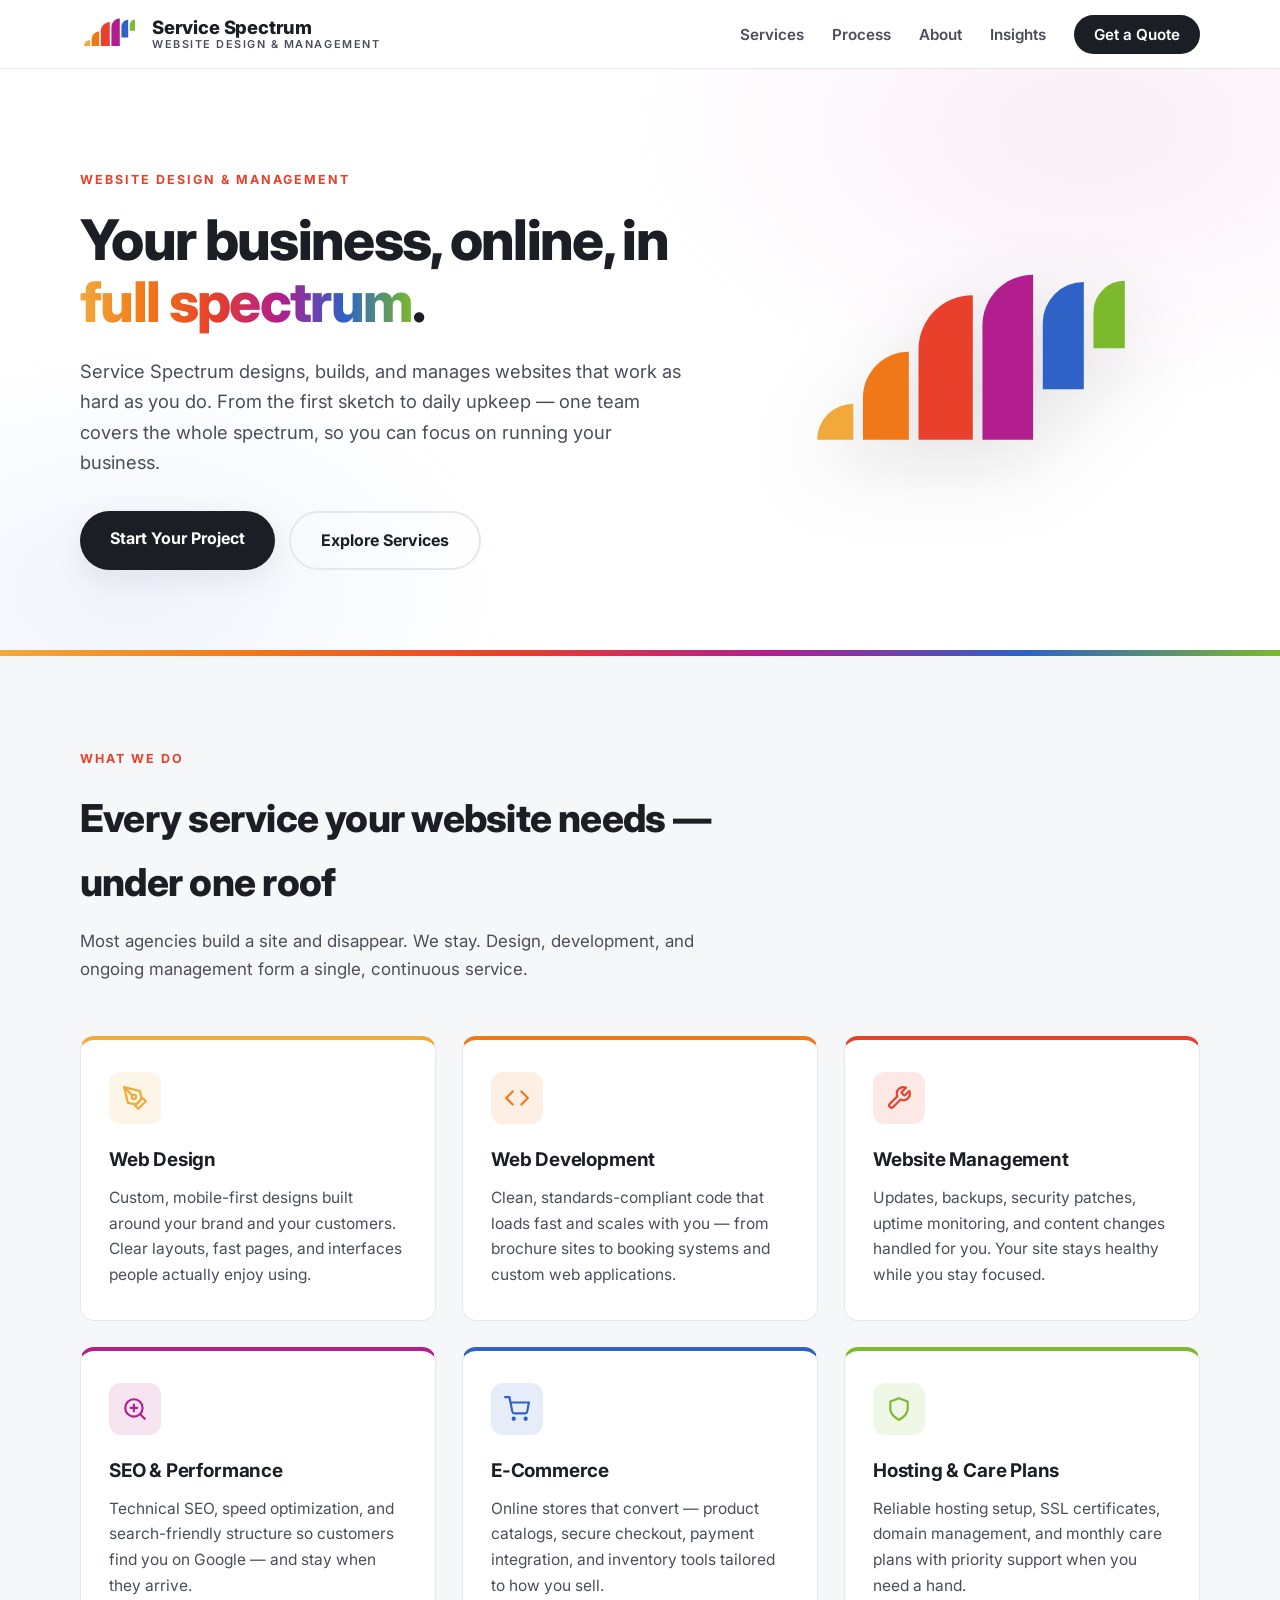
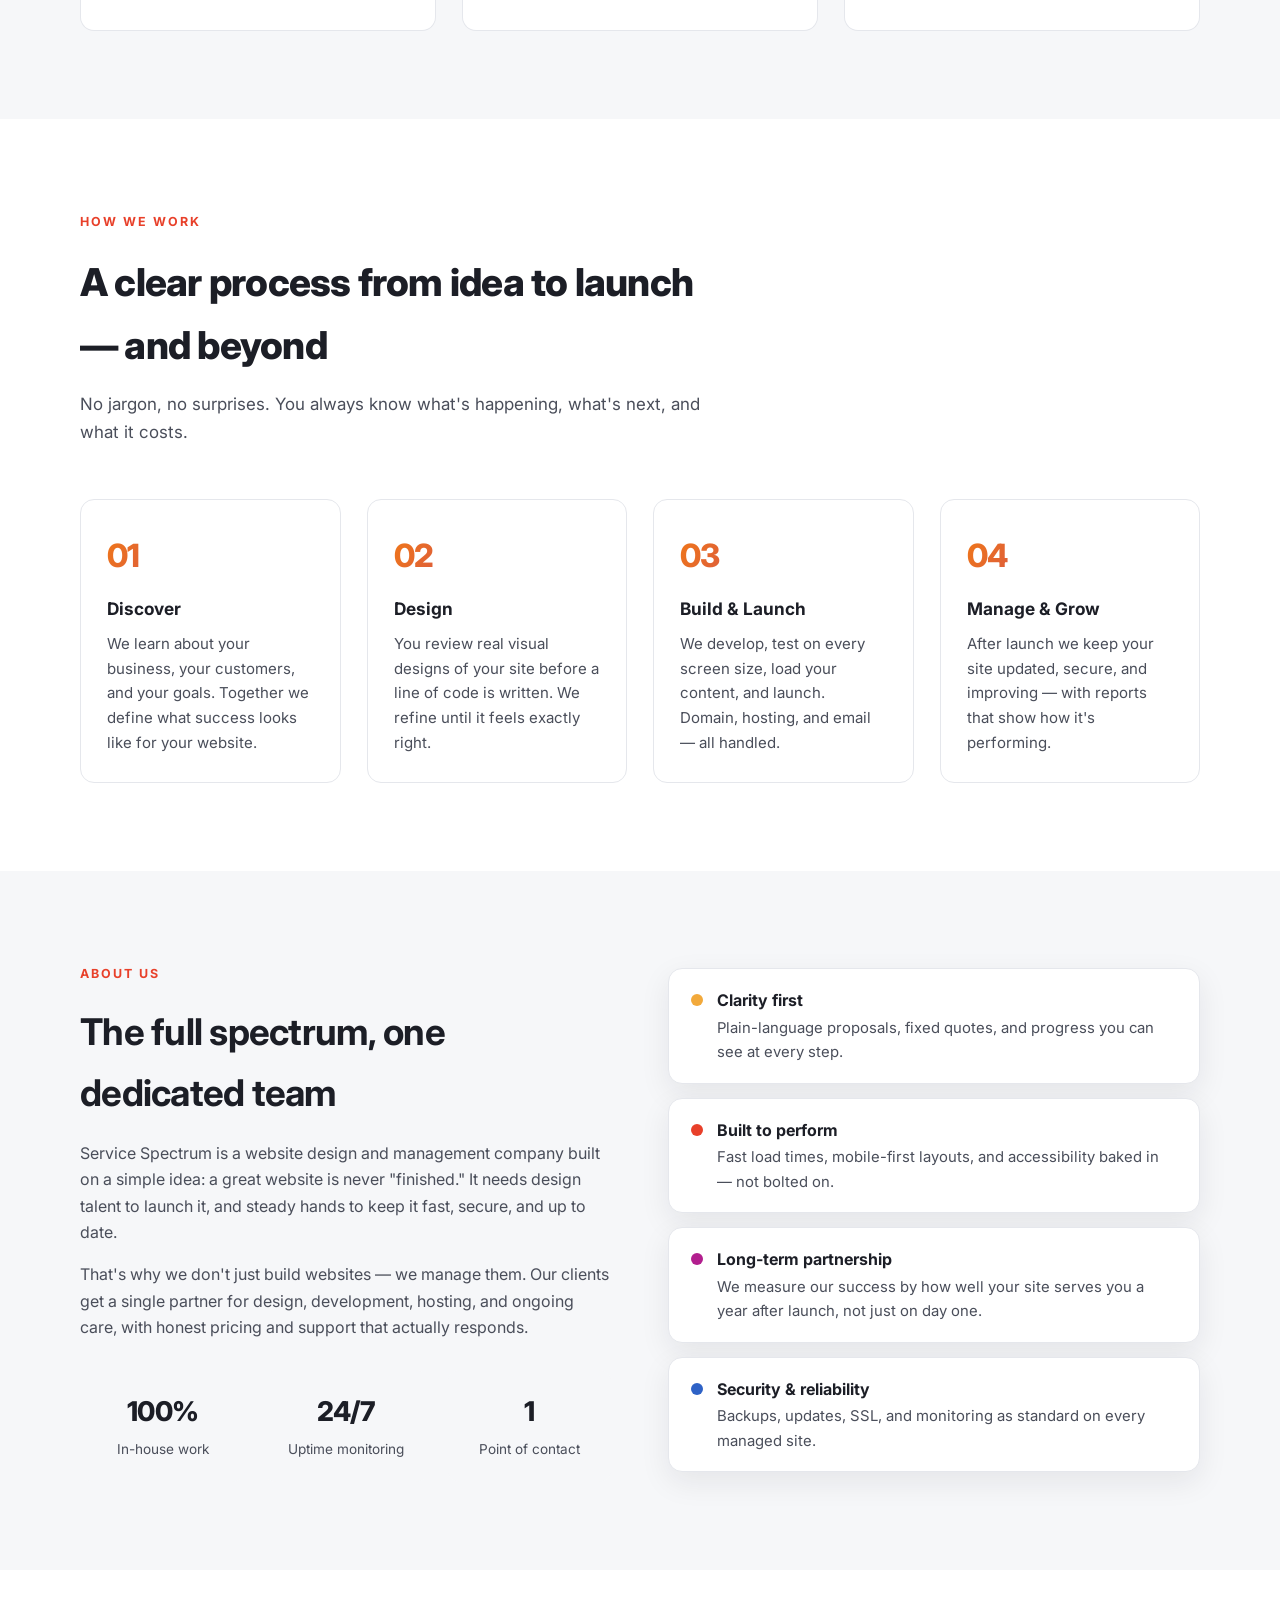
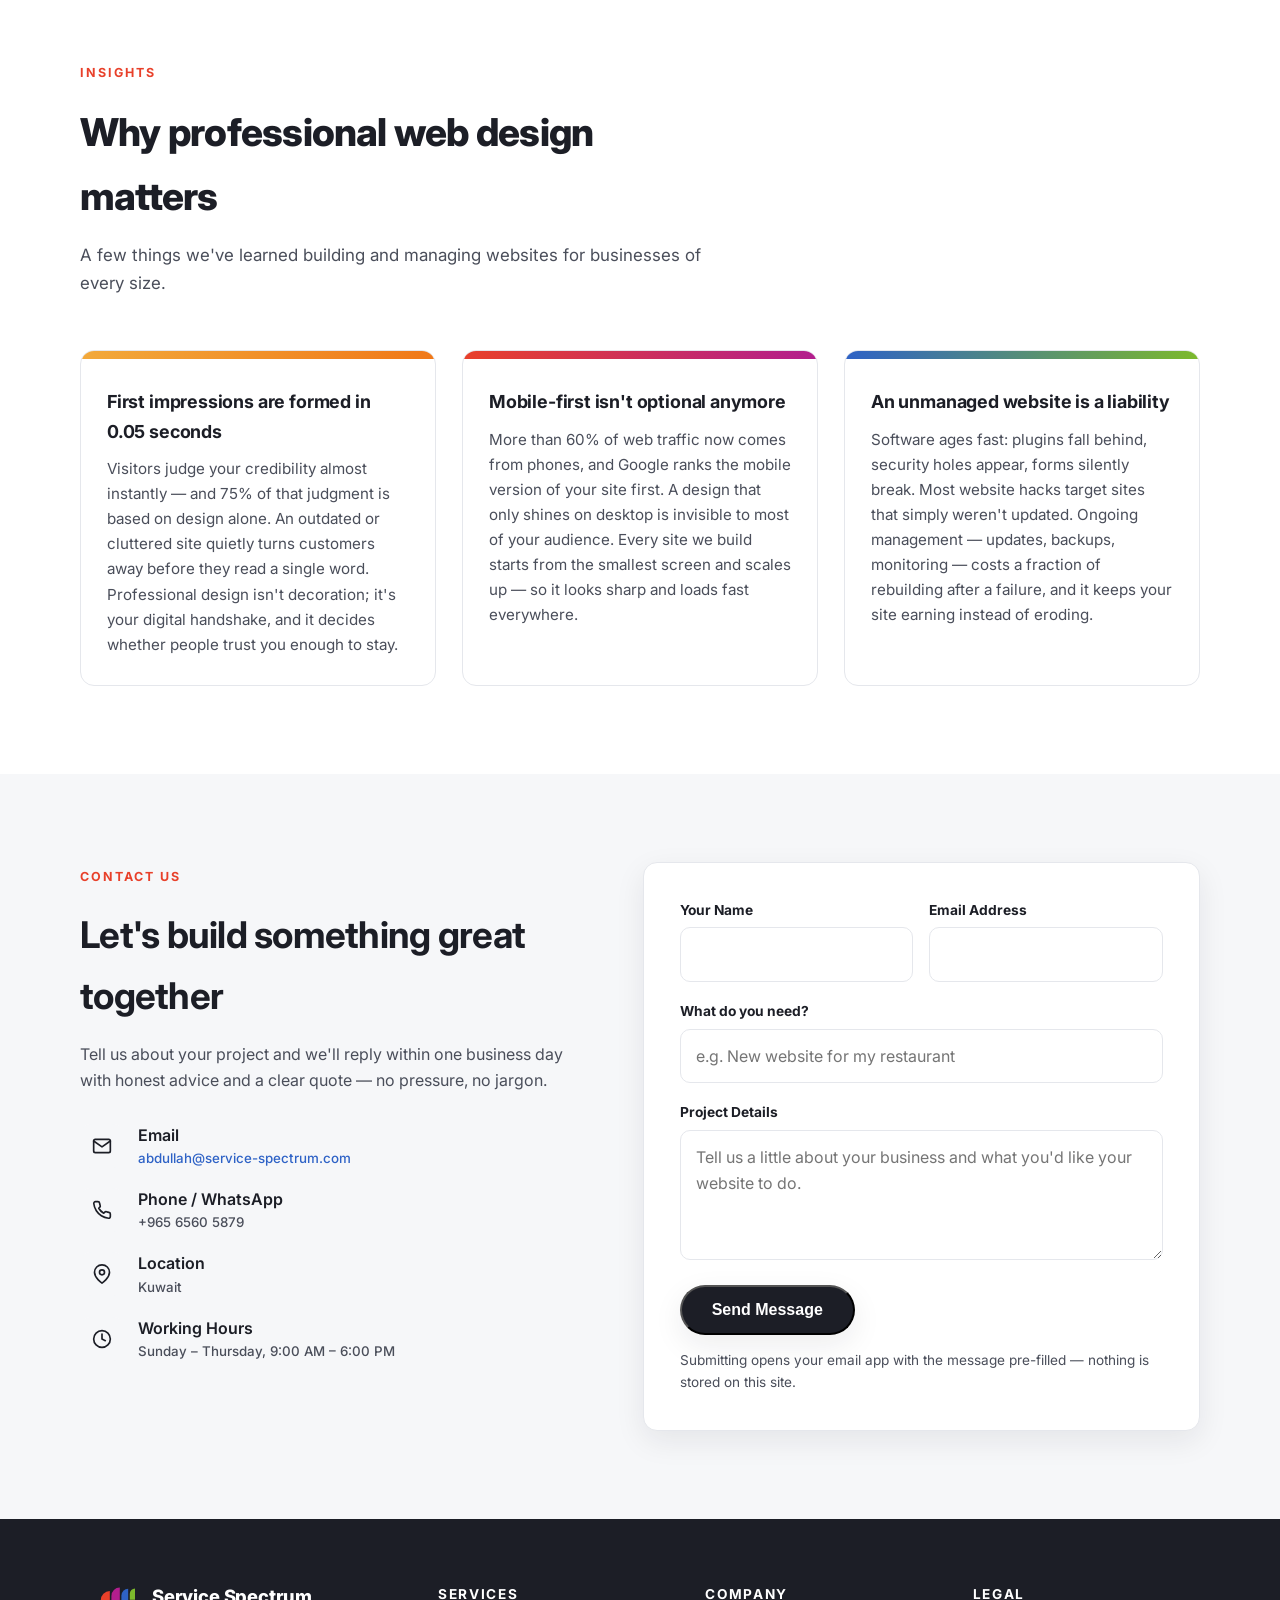
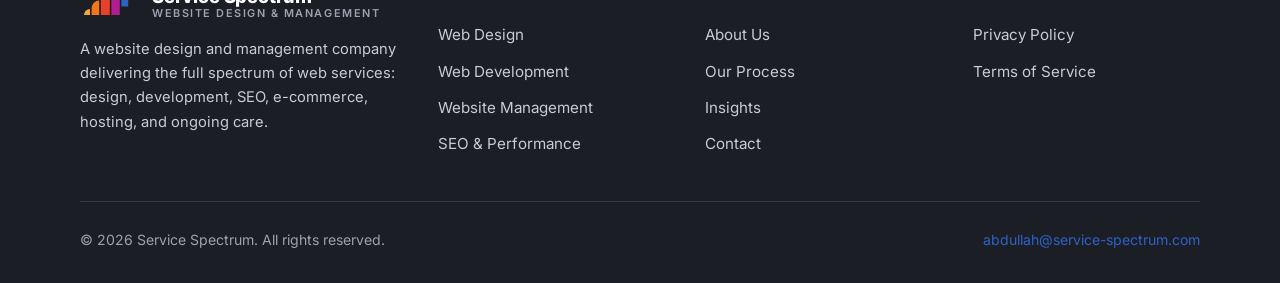
<file: index.html>
<!DOCTYPE html>
<html lang="en">
<head>
  <meta charset="UTF-8">
  <meta name="viewport" content="width=device-width, initial-scale=1.0">
  <title>Service Spectrum — Website Design &amp; Management</title>
  <meta name="description" content="Service Spectrum designs, builds, and manages high-performing websites for businesses. Web design, development, maintenance, SEO, and e-commerce — the full spectrum under one roof.">

  <meta name="facebook-domain-verification" content="re16ats8q1ve9zpjdwlggumumu03hm">

  <link rel="canonical" href="https://service-spectrum.com/">

  <!-- Open Graph (used by Facebook when sharing / verifying the page) -->
  <meta property="og:type" content="website">
  <meta property="og:site_name" content="Service Spectrum">
  <meta property="og:title" content="Service Spectrum — Website Design &amp; Management">
  <meta property="og:description" content="Full-spectrum web design and website management for growing businesses: design, development, hosting care, SEO, and ongoing support.">
  <meta property="og:url" content="https://service-spectrum.com/">
  <meta property="og:image" content="https://service-spectrum.com/assets/og-image.png">

  <link rel="icon" type="image/svg+xml" href="assets/logo.svg">
  <link rel="preconnect" href="https://fonts.googleapis.com">
  <link rel="preconnect" href="https://fonts.gstatic.com" crossorigin>
  <link href="https://fonts.googleapis.com/css2?family=Inter:wght@400;500;600;700;800&display=swap" rel="stylesheet">
  <link rel="stylesheet" href="css/style.css">

  <!-- Structured data for search engines and business verification -->
  <script type="application/ld+json">
  {
    "@context": "https://schema.org",
    "@type": "ProfessionalService",
    "name": "Service Spectrum",
    "description": "Website design and management company offering web design, development, maintenance, SEO, and e-commerce services.",
    "url": "https://service-spectrum.com",
    "logo": "https://service-spectrum.com/assets/logo.svg",
    "email": "abdullah@service-spectrum.com",
    "priceRange": "$$",
    "sameAs": []
  }
  </script>
</head>
<body>

<header class="site-header">
  <nav class="nav container" aria-label="Main navigation">
    <a class="brand" href="#top">
      <img src="assets/logo.svg" alt="Service Spectrum logo">
      <span class="brand-name">Service Spectrum<span>Website Design &amp; Management</span></span>
    </a>
    <button class="nav-toggle" aria-label="Toggle menu" aria-expanded="false">
      <span></span><span></span><span></span>
    </button>
    <ul class="nav-links">
      <li><a href="#services">Services</a></li>
      <li><a href="#process">Process</a></li>
      <li><a href="#about">About</a></li>
      <li><a href="#insights">Insights</a></li>
      <li><a class="nav-cta" href="#contact">Get a Quote</a></li>
    </ul>
  </nav>
</header>

<main id="top">

  <!-- ============ HERO ============ -->
  <section class="hero" aria-label="Introduction">
    <div class="container hero-grid">
      <div>
        <span class="eyebrow">Website Design &amp; Management</span>
        <h1>Your business, online, in <span class="spectrum-text">full spectrum</span>.</h1>
        <p class="lead">Service Spectrum designs, builds, and manages websites that work as hard as you do. From the first sketch to daily upkeep — one team covers the whole spectrum, so you can focus on running your business.</p>
        <div class="btn-row">
          <a class="btn btn-primary" href="#contact">Start Your Project</a>
          <a class="btn btn-ghost" href="#services">Explore Services</a>
        </div>
      </div>
      <div class="hero-art">
        <img src="assets/logo.svg" alt="Service Spectrum brand mark — ascending spectrum bars">
      </div>
    </div>
  </section>

  <div class="spectrum-bar" role="presentation"></div>

  <!-- ============ SERVICES ============ -->
  <section id="services" class="alt">
    <div class="container">
      <div class="section-head reveal">
        <span class="eyebrow">What We Do</span>
        <h2>Every service your website needs — under one roof</h2>
        <p>Most agencies build a site and disappear. We stay. Design, development, and ongoing management form a single, continuous service.</p>
      </div>
      <div class="card-grid">
        <article class="card c-gold reveal">
          <div class="icon" aria-hidden="true">
            <svg viewBox="0 0 24 24" fill="none" stroke-width="2" stroke-linecap="round" stroke-linejoin="round"><path d="M12 19l7-7 3 3-7 7-3-3z"/><path d="M18 13l-1.5-7.5L2 2l3.5 14.5L13 18l5-5z"/><path d="M2 2l7.586 7.586"/><circle cx="11" cy="11" r="2"/></svg>
          </div>
          <h3>Web Design</h3>
          <p>Custom, mobile-first designs built around your brand and your customers. Clear layouts, fast pages, and interfaces people actually enjoy using.</p>
        </article>
        <article class="card c-orange reveal">
          <div class="icon" aria-hidden="true">
            <svg viewBox="0 0 24 24" fill="none" stroke-width="2" stroke-linecap="round" stroke-linejoin="round"><polyline points="16 18 22 12 16 6"/><polyline points="8 6 2 12 8 18"/></svg>
          </div>
          <h3>Web Development</h3>
          <p>Clean, standards-compliant code that loads fast and scales with you — from brochure sites to booking systems and custom web applications.</p>
        </article>
        <article class="card c-red reveal">
          <div class="icon" aria-hidden="true">
            <svg viewBox="0 0 24 24" fill="none" stroke-width="2" stroke-linecap="round" stroke-linejoin="round"><path d="M14.7 6.3a1 1 0 0 0 0 1.4l1.6 1.6a1 1 0 0 0 1.4 0l3.77-3.77a6 6 0 0 1-7.94 7.94l-6.91 6.91a2.12 2.12 0 0 1-3-3l6.91-6.91a6 6 0 0 1 7.94-7.94l-3.76 3.76z"/></svg>
          </div>
          <h3>Website Management</h3>
          <p>Updates, backups, security patches, uptime monitoring, and content changes handled for you. Your site stays healthy while you stay focused.</p>
        </article>
        <article class="card c-magenta reveal">
          <div class="icon" aria-hidden="true">
            <svg viewBox="0 0 24 24" fill="none" stroke-width="2" stroke-linecap="round" stroke-linejoin="round"><circle cx="11" cy="11" r="8"/><line x1="21" y1="21" x2="16.65" y2="16.65"/><line x1="11" y1="8" x2="11" y2="14"/><line x1="8" y1="11" x2="14" y2="11"/></svg>
          </div>
          <h3>SEO &amp; Performance</h3>
          <p>Technical SEO, speed optimization, and search-friendly structure so customers find you on Google — and stay when they arrive.</p>
        </article>
        <article class="card c-blue reveal">
          <div class="icon" aria-hidden="true">
            <svg viewBox="0 0 24 24" fill="none" stroke-width="2" stroke-linecap="round" stroke-linejoin="round"><circle cx="9" cy="21" r="1"/><circle cx="20" cy="21" r="1"/><path d="M1 1h4l2.68 13.39a2 2 0 0 0 2 1.61h9.72a2 2 0 0 0 2-1.61L23 6H6"/></svg>
          </div>
          <h3>E-Commerce</h3>
          <p>Online stores that convert — product catalogs, secure checkout, payment integration, and inventory tools tailored to how you sell.</p>
        </article>
        <article class="card c-green reveal">
          <div class="icon" aria-hidden="true">
            <svg viewBox="0 0 24 24" fill="none" stroke-width="2" stroke-linecap="round" stroke-linejoin="round"><path d="M12 22s8-4 8-10V5l-8-3-8 3v7c0 6 8 10 8 10z"/></svg>
          </div>
          <h3>Hosting &amp; Care Plans</h3>
          <p>Reliable hosting setup, SSL certificates, domain management, and monthly care plans with priority support when you need a hand.</p>
        </article>
      </div>
    </div>
  </section>

  <!-- ============ PROCESS ============ -->
  <section id="process">
    <div class="container">
      <div class="section-head reveal">
        <span class="eyebrow">How We Work</span>
        <h2>A clear process from idea to launch — and beyond</h2>
        <p>No jargon, no surprises. You always know what's happening, what's next, and what it costs.</p>
      </div>
      <div class="steps">
        <div class="step reveal">
          <h3>Discover</h3>
          <p>We learn about your business, your customers, and your goals. Together we define what success looks like for your website.</p>
        </div>
        <div class="step reveal">
          <h3>Design</h3>
          <p>You review real visual designs of your site before a line of code is written. We refine until it feels exactly right.</p>
        </div>
        <div class="step reveal">
          <h3>Build &amp; Launch</h3>
          <p>We develop, test on every screen size, load your content, and launch. Domain, hosting, and email — all handled.</p>
        </div>
        <div class="step reveal">
          <h3>Manage &amp; Grow</h3>
          <p>After launch we keep your site updated, secure, and improving — with reports that show how it's performing.</p>
        </div>
      </div>
    </div>
  </section>

  <!-- ============ ABOUT ============ -->
  <section id="about" class="alt">
    <div class="container about-grid">
      <div class="reveal">
        <span class="eyebrow">About Us</span>
        <h2>The full spectrum, one dedicated team</h2>
        <p>Service Spectrum is a website design and management company built on a simple idea: a great website is never "finished." It needs design talent to launch it, and steady hands to keep it fast, secure, and up to date.</p>
        <p>That's why we don't just build websites — we manage them. Our clients get a single partner for design, development, hosting, and ongoing care, with honest pricing and support that actually responds.</p>
        <div class="stat-row">
          <div class="stat"><b>100%</b><span>In-house work</span></div>
          <div class="stat"><b>24/7</b><span>Uptime monitoring</span></div>
          <div class="stat"><b>1</b><span>Point of contact</span></div>
        </div>
      </div>
      <ul class="value-list reveal">
        <li><span class="dot" style="background:var(--gold)"></span><div><b>Clarity first</b><p>Plain-language proposals, fixed quotes, and progress you can see at every step.</p></div></li>
        <li><span class="dot" style="background:var(--red)"></span><div><b>Built to perform</b><p>Fast load times, mobile-first layouts, and accessibility baked in — not bolted on.</p></div></li>
        <li><span class="dot" style="background:var(--magenta)"></span><div><b>Long-term partnership</b><p>We measure our success by how well your site serves you a year after launch, not just on day one.</p></div></li>
        <li><span class="dot" style="background:var(--blue)"></span><div><b>Security &amp; reliability</b><p>Backups, updates, SSL, and monitoring as standard on every managed site.</p></div></li>
      </ul>
    </div>
  </section>

  <!-- ============ INSIGHTS / WEB DESIGN CONTENT ============ -->
  <section id="insights">
    <div class="container">
      <div class="section-head reveal">
        <span class="eyebrow">Insights</span>
        <h2>Why professional web design matters</h2>
        <p>A few things we've learned building and managing websites for businesses of every size.</p>
      </div>
      <div class="insight-grid">
        <article class="insight reveal">
          <div class="banner" style="background:linear-gradient(90deg,var(--gold),var(--orange))"></div>
          <div class="insight-body">
            <h3>First impressions are formed in 0.05 seconds</h3>
            <p>Visitors judge your credibility almost instantly — and 75% of that judgment is based on design alone. An outdated or cluttered site quietly turns customers away before they read a single word. Professional design isn't decoration; it's your digital handshake, and it decides whether people trust you enough to stay.</p>
          </div>
        </article>
        <article class="insight reveal">
          <div class="banner" style="background:linear-gradient(90deg,var(--red),var(--magenta))"></div>
          <div class="insight-body">
            <h3>Mobile-first isn't optional anymore</h3>
            <p>More than 60% of web traffic now comes from phones, and Google ranks the mobile version of your site first. A design that only shines on desktop is invisible to most of your audience. Every site we build starts from the smallest screen and scales up — so it looks sharp and loads fast everywhere.</p>
          </div>
        </article>
        <article class="insight reveal">
          <div class="banner" style="background:linear-gradient(90deg,var(--blue),var(--green))"></div>
          <div class="insight-body">
            <h3>An unmanaged website is a liability</h3>
            <p>Software ages fast: plugins fall behind, security holes appear, forms silently break. Most website hacks target sites that simply weren't updated. Ongoing management — updates, backups, monitoring — costs a fraction of rebuilding after a failure, and it keeps your site earning instead of eroding.</p>
          </div>
        </article>
      </div>
    </div>
  </section>

  <!-- ============ CONTACT ============ -->
  <section id="contact" class="alt">
    <div class="container contact-grid">
      <div class="contact-info reveal">
        <span class="eyebrow">Contact Us</span>
        <h2>Let's build something great together</h2>
        <p>Tell us about your project and we'll reply within one business day with honest advice and a clear quote — no pressure, no jargon.</p>
        <ul class="contact-lines">
          <li>
            <span class="badge" aria-hidden="true"><svg viewBox="0 0 24 24" fill="none" stroke-width="2" stroke-linecap="round" stroke-linejoin="round"><path d="M4 4h16c1.1 0 2 .9 2 2v12c0 1.1-.9 2-2 2H4c-1.1 0-2-.9-2-2V6c0-1.1.9-2 2-2z"/><polyline points="22,6 12,13 2,6"/></svg></span>
            <div>Email<small><a href="mailto:abdullah@service-spectrum.com">abdullah@service-spectrum.com</a></small></div>
          </li>
          <li>
            <span class="badge" aria-hidden="true"><svg viewBox="0 0 24 24" fill="none" stroke-width="2" stroke-linecap="round" stroke-linejoin="round"><path d="M22 16.92v3a2 2 0 0 1-2.18 2 19.79 19.79 0 0 1-8.63-3.07 19.5 19.5 0 0 1-6-6 19.79 19.79 0 0 1-3.07-8.67A2 2 0 0 1 4.11 2h3a2 2 0 0 1 2 1.72c.127.96.361 1.903.7 2.81a2 2 0 0 1-.45 2.11L8.09 9.91a16 16 0 0 0 6 6l1.27-1.27a2 2 0 0 1 2.11-.45c.907.339 1.85.573 2.81.7A2 2 0 0 1 22 16.92z"/></svg></span>
            <div>Phone / WhatsApp<small>+965 6560 5879</small></div>
          </li>
          <li>
            <span class="badge" aria-hidden="true"><svg viewBox="0 0 24 24" fill="none" stroke-width="2" stroke-linecap="round" stroke-linejoin="round"><path d="M21 10c0 7-9 13-9 13s-9-6-9-13a9 9 0 0 1 18 0z"/><circle cx="12" cy="10" r="3"/></svg></span>
            <div>Location<small>Kuwait</small></div>
          </li>
          <li>
            <span class="badge" aria-hidden="true"><svg viewBox="0 0 24 24" fill="none" stroke-width="2" stroke-linecap="round" stroke-linejoin="round"><circle cx="12" cy="12" r="10"/><polyline points="12 6 12 12 16 14"/></svg></span>
            <div>Working Hours<small>Sunday – Thursday, 9:00 AM – 6:00 PM</small></div>
          </li>
        </ul>
      </div>
      <form class="contact-form reveal" id="contactForm">
        <div class="form-row">
          <div>
            <label for="name">Your Name</label>
            <input id="name" name="name" type="text" required autocomplete="name">
          </div>
          <div>
            <label for="email">Email Address</label>
            <input id="email" name="email" type="email" required autocomplete="email">
          </div>
        </div>
        <label for="subject">What do you need?</label>
        <input id="subject" name="subject" type="text" placeholder="e.g. New website for my restaurant" required>
        <label for="message">Project Details</label>
        <textarea id="message" name="message" placeholder="Tell us a little about your business and what you'd like your website to do." required></textarea>
        <button class="btn btn-primary" type="submit">Send Message</button>
        <p class="form-note">Submitting opens your email app with the message pre-filled — nothing is stored on this site.</p>
      </form>
    </div>
  </section>

</main>

<!-- ============ FOOTER ============ -->
<footer class="site-footer">
  <div class="container">
    <div class="footer-grid">
      <div>
        <a class="brand" href="#top">
          <img src="assets/logo.svg" alt="Service Spectrum logo">
          <span class="brand-name">Service Spectrum<span>Website Design &amp; Management</span></span>
        </a>
        <p>A website design and management company delivering the full spectrum of web services: design, development, SEO, e-commerce, hosting, and ongoing care.</p>
      </div>
      <div>
        <h4>Services</h4>
        <ul>
          <li><a href="#services">Web Design</a></li>
          <li><a href="#services">Web Development</a></li>
          <li><a href="#services">Website Management</a></li>
          <li><a href="#services">SEO &amp; Performance</a></li>
        </ul>
      </div>
      <div>
        <h4>Company</h4>
        <ul>
          <li><a href="#about">About Us</a></li>
          <li><a href="#process">Our Process</a></li>
          <li><a href="#insights">Insights</a></li>
          <li><a href="#contact">Contact</a></li>
        </ul>
      </div>
      <div>
        <h4>Legal</h4>
        <ul>
          <li><a href="privacy.html">Privacy Policy</a></li>
          <li><a href="terms.html">Terms of Service</a></li>
        </ul>
      </div>
    </div>
    <div class="footer-bottom">
      <span>© <span id="year">2026</span> Service Spectrum. All rights reserved.</span>
      <span><a href="mailto:abdullah@service-spectrum.com">abdullah@service-spectrum.com</a></span>
    </div>
  </div>
</footer>

<script src="js/main.js"></script>
</body>
</html>
</file>
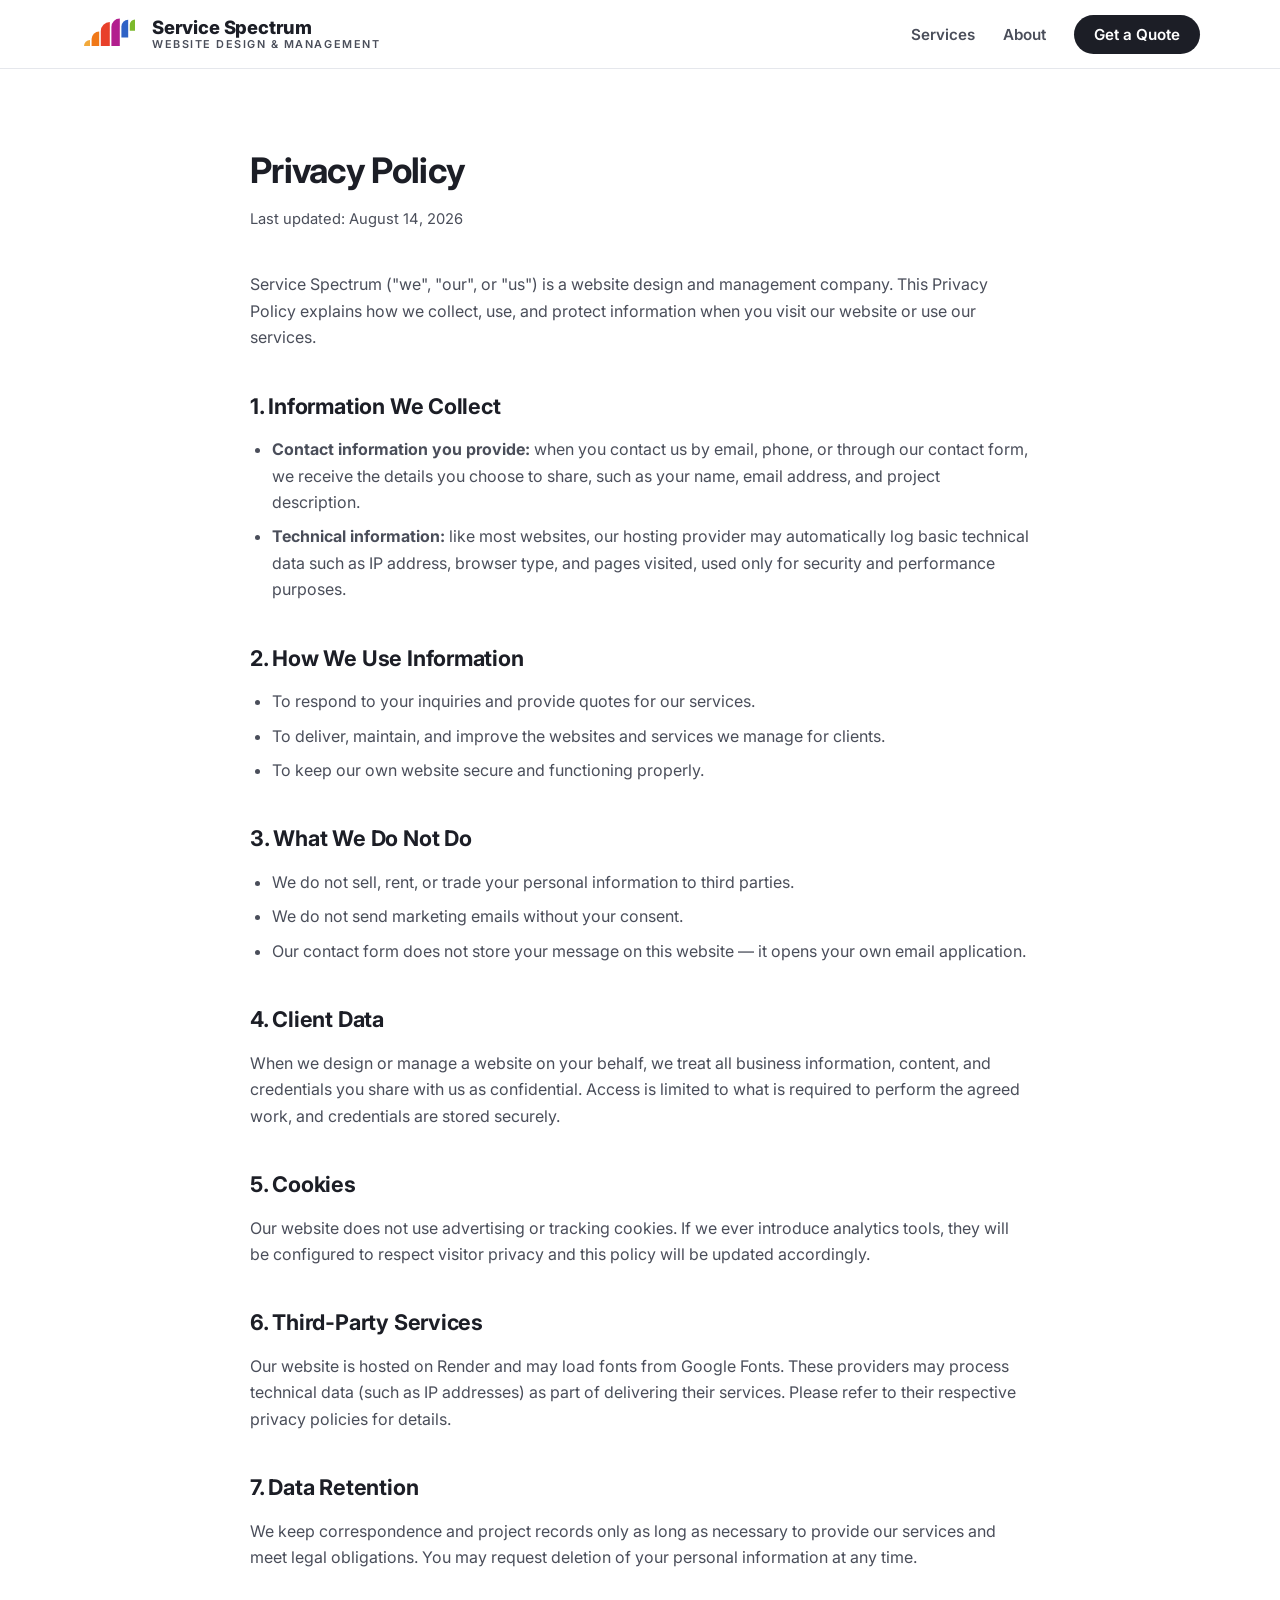
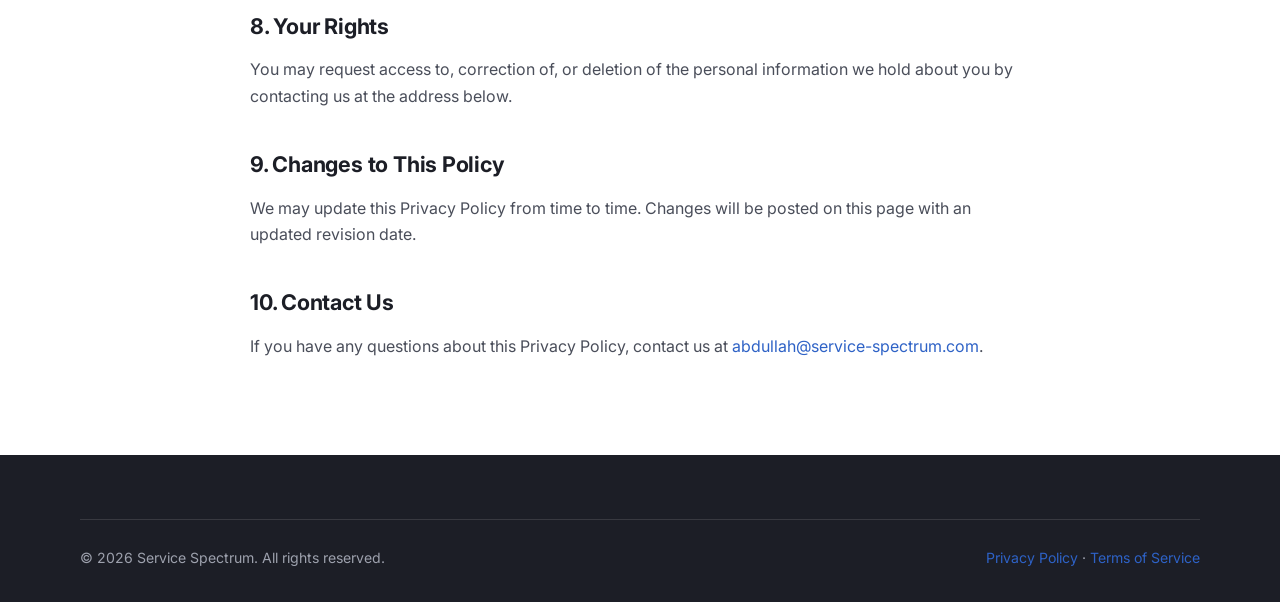
<file: privacy.html>
<!DOCTYPE html>
<html lang="en">
<head>
  <meta charset="UTF-8">
  <meta name="viewport" content="width=device-width, initial-scale=1.0">
  <title>Privacy Policy — Service Spectrum</title>
  <meta name="description" content="Privacy Policy for Service Spectrum, a website design and management company.">
  <link rel="canonical" href="https://service-spectrum.com/privacy.html">
  <link rel="icon" type="image/svg+xml" href="assets/logo.svg">
  <link rel="preconnect" href="https://fonts.googleapis.com">
  <link rel="preconnect" href="https://fonts.gstatic.com" crossorigin>
  <link href="https://fonts.googleapis.com/css2?family=Inter:wght@400;500;600;700;800&display=swap" rel="stylesheet">
  <link rel="stylesheet" href="css/style.css">
</head>
<body>

<header class="site-header">
  <nav class="nav container" aria-label="Main navigation">
    <a class="brand" href="index.html">
      <img src="assets/logo.svg" alt="Service Spectrum logo">
      <span class="brand-name">Service Spectrum<span>Website Design &amp; Management</span></span>
    </a>
    <ul class="nav-links">
      <li><a href="index.html#services">Services</a></li>
      <li><a href="index.html#about">About</a></li>
      <li><a class="nav-cta" href="index.html#contact">Get a Quote</a></li>
    </ul>
  </nav>
</header>

<main class="container legal">
  <h1>Privacy Policy</h1>
  <p class="updated">Last updated: August 14, 2026</p>

  <p>Service Spectrum ("we", "our", or "us") is a website design and management company. This Privacy Policy explains how we collect, use, and protect information when you visit our website or use our services.</p>

  <h2>1. Information We Collect</h2>
  <ul>
    <li><strong>Contact information you provide:</strong> when you contact us by email, phone, or through our contact form, we receive the details you choose to share, such as your name, email address, and project description.</li>
    <li><strong>Technical information:</strong> like most websites, our hosting provider may automatically log basic technical data such as IP address, browser type, and pages visited, used only for security and performance purposes.</li>
  </ul>

  <h2>2. How We Use Information</h2>
  <ul>
    <li>To respond to your inquiries and provide quotes for our services.</li>
    <li>To deliver, maintain, and improve the websites and services we manage for clients.</li>
    <li>To keep our own website secure and functioning properly.</li>
  </ul>

  <h2>3. What We Do Not Do</h2>
  <ul>
    <li>We do not sell, rent, or trade your personal information to third parties.</li>
    <li>We do not send marketing emails without your consent.</li>
    <li>Our contact form does not store your message on this website — it opens your own email application.</li>
  </ul>

  <h2>4. Client Data</h2>
  <p>When we design or manage a website on your behalf, we treat all business information, content, and credentials you share with us as confidential. Access is limited to what is required to perform the agreed work, and credentials are stored securely.</p>

  <h2>5. Cookies</h2>
  <p>Our website does not use advertising or tracking cookies. If we ever introduce analytics tools, they will be configured to respect visitor privacy and this policy will be updated accordingly.</p>

  <h2>6. Third-Party Services</h2>
  <p>Our website is hosted on Render and may load fonts from Google Fonts. These providers may process technical data (such as IP addresses) as part of delivering their services. Please refer to their respective privacy policies for details.</p>

  <h2>7. Data Retention</h2>
  <p>We keep correspondence and project records only as long as necessary to provide our services and meet legal obligations. You may request deletion of your personal information at any time.</p>

  <h2>8. Your Rights</h2>
  <p>You may request access to, correction of, or deletion of the personal information we hold about you by contacting us at the address below.</p>

  <h2>9. Changes to This Policy</h2>
  <p>We may update this Privacy Policy from time to time. Changes will be posted on this page with an updated revision date.</p>

  <h2>10. Contact Us</h2>
  <p>If you have any questions about this Privacy Policy, contact us at <a href="mailto:abdullah@service-spectrum.com">abdullah@service-spectrum.com</a>.</p>
</main>

<footer class="site-footer">
  <div class="container">
    <div class="footer-bottom">
      <span>© <span id="year">2026</span> Service Spectrum. All rights reserved.</span>
      <span><a href="privacy.html">Privacy Policy</a> · <a href="terms.html">Terms of Service</a></span>
    </div>
  </div>
</footer>

<script src="js/main.js"></script>
</body>
</html>
</file>
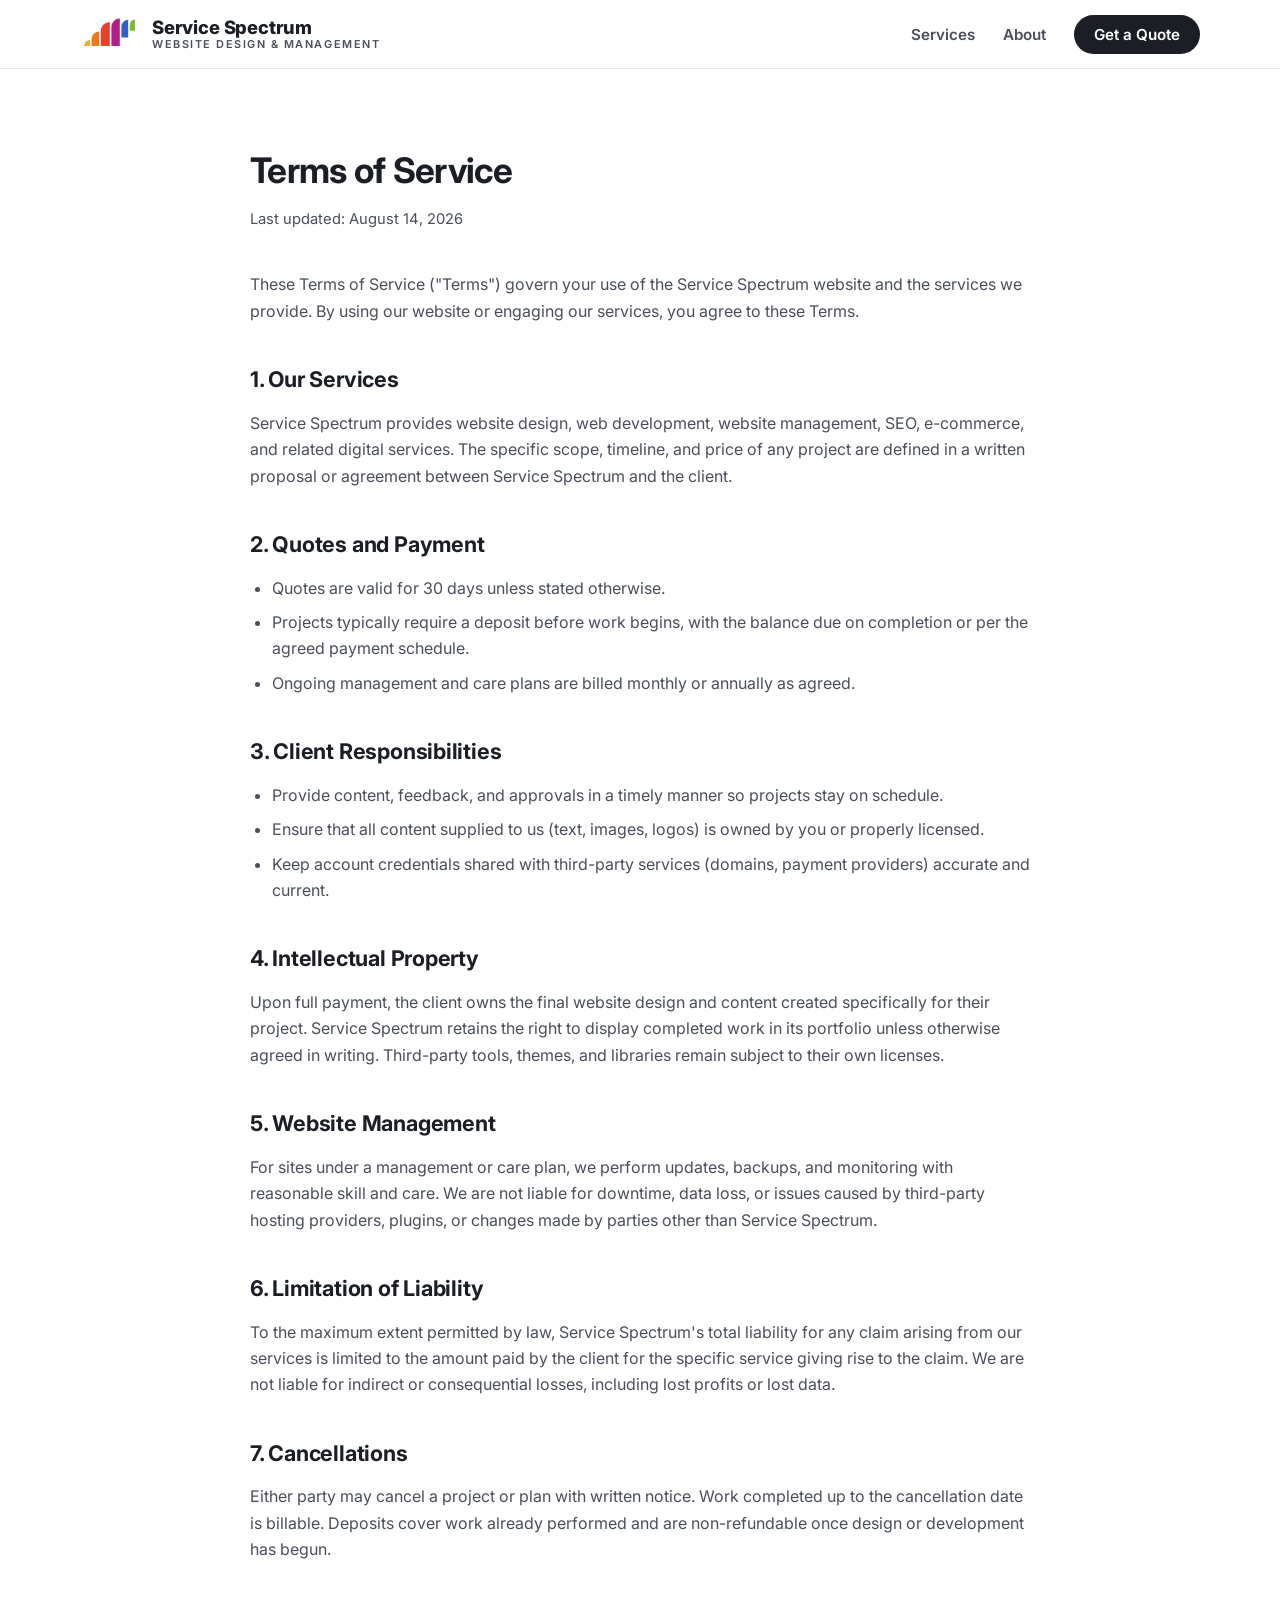
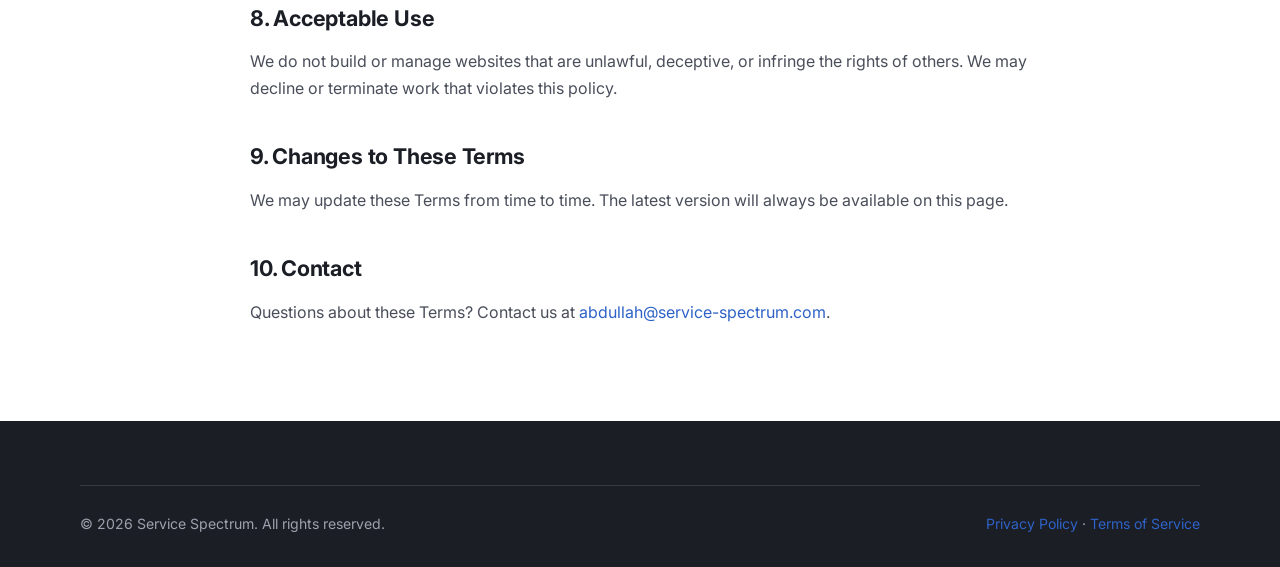
<file: terms.html>
<!DOCTYPE html>
<html lang="en">
<head>
  <meta charset="UTF-8">
  <meta name="viewport" content="width=device-width, initial-scale=1.0">
  <title>Terms of Service — Service Spectrum</title>
  <meta name="description" content="Terms of Service for Service Spectrum, a website design and management company.">
  <link rel="canonical" href="https://service-spectrum.com/terms.html">
  <link rel="icon" type="image/svg+xml" href="assets/logo.svg">
  <link rel="preconnect" href="https://fonts.googleapis.com">
  <link rel="preconnect" href="https://fonts.gstatic.com" crossorigin>
  <link href="https://fonts.googleapis.com/css2?family=Inter:wght@400;500;600;700;800&display=swap" rel="stylesheet">
  <link rel="stylesheet" href="css/style.css">
</head>
<body>

<header class="site-header">
  <nav class="nav container" aria-label="Main navigation">
    <a class="brand" href="index.html">
      <img src="assets/logo.svg" alt="Service Spectrum logo">
      <span class="brand-name">Service Spectrum<span>Website Design &amp; Management</span></span>
    </a>
    <ul class="nav-links">
      <li><a href="index.html#services">Services</a></li>
      <li><a href="index.html#about">About</a></li>
      <li><a class="nav-cta" href="index.html#contact">Get a Quote</a></li>
    </ul>
  </nav>
</header>

<main class="container legal">
  <h1>Terms of Service</h1>
  <p class="updated">Last updated: August 14, 2026</p>

  <p>These Terms of Service ("Terms") govern your use of the Service Spectrum website and the services we provide. By using our website or engaging our services, you agree to these Terms.</p>

  <h2>1. Our Services</h2>
  <p>Service Spectrum provides website design, web development, website management, SEO, e-commerce, and related digital services. The specific scope, timeline, and price of any project are defined in a written proposal or agreement between Service Spectrum and the client.</p>

  <h2>2. Quotes and Payment</h2>
  <ul>
    <li>Quotes are valid for 30 days unless stated otherwise.</li>
    <li>Projects typically require a deposit before work begins, with the balance due on completion or per the agreed payment schedule.</li>
    <li>Ongoing management and care plans are billed monthly or annually as agreed.</li>
  </ul>

  <h2>3. Client Responsibilities</h2>
  <ul>
    <li>Provide content, feedback, and approvals in a timely manner so projects stay on schedule.</li>
    <li>Ensure that all content supplied to us (text, images, logos) is owned by you or properly licensed.</li>
    <li>Keep account credentials shared with third-party services (domains, payment providers) accurate and current.</li>
  </ul>

  <h2>4. Intellectual Property</h2>
  <p>Upon full payment, the client owns the final website design and content created specifically for their project. Service Spectrum retains the right to display completed work in its portfolio unless otherwise agreed in writing. Third-party tools, themes, and libraries remain subject to their own licenses.</p>

  <h2>5. Website Management</h2>
  <p>For sites under a management or care plan, we perform updates, backups, and monitoring with reasonable skill and care. We are not liable for downtime, data loss, or issues caused by third-party hosting providers, plugins, or changes made by parties other than Service Spectrum.</p>

  <h2>6. Limitation of Liability</h2>
  <p>To the maximum extent permitted by law, Service Spectrum's total liability for any claim arising from our services is limited to the amount paid by the client for the specific service giving rise to the claim. We are not liable for indirect or consequential losses, including lost profits or lost data.</p>

  <h2>7. Cancellations</h2>
  <p>Either party may cancel a project or plan with written notice. Work completed up to the cancellation date is billable. Deposits cover work already performed and are non-refundable once design or development has begun.</p>

  <h2>8. Acceptable Use</h2>
  <p>We do not build or manage websites that are unlawful, deceptive, or infringe the rights of others. We may decline or terminate work that violates this policy.</p>

  <h2>9. Changes to These Terms</h2>
  <p>We may update these Terms from time to time. The latest version will always be available on this page.</p>

  <h2>10. Contact</h2>
  <p>Questions about these Terms? Contact us at <a href="mailto:abdullah@service-spectrum.com">abdullah@service-spectrum.com</a>.</p>
</main>

<footer class="site-footer">
  <div class="container">
    <div class="footer-bottom">
      <span>© <span id="year">2026</span> Service Spectrum. All rights reserved.</span>
      <span><a href="privacy.html">Privacy Policy</a> · <a href="terms.html">Terms of Service</a></span>
    </div>
  </div>
</footer>

<script src="js/main.js"></script>
</body>
</html>
</file>
<file: css/style.css>
/* ============================================
   Service Spectrum — Website Design & Management
   ============================================ */

:root {
  --gold: #F2A93B;
  --orange: #F07818;
  --red: #E8402A;
  --magenta: #B21E8E;
  --blue: #2E62C6;
  --green: #7CB92C;

  --ink: #1C1E26;
  --ink-soft: #4A4E5A;
  --paper: #FFFFFF;
  --paper-soft: #F6F7F9;
  --line: #E5E7EC;

  --radius: 14px;
  --shadow: 0 10px 30px rgba(28, 30, 38, 0.08);
  --shadow-lg: 0 20px 50px rgba(28, 30, 38, 0.14);

  --font: "Inter", "Segoe UI", -apple-system, BlinkMacSystemFont, "Helvetica Neue", Arial, sans-serif;
}

* { margin: 0; padding: 0; box-sizing: border-box; }

html { scroll-behavior: smooth; }

body {
  font-family: var(--font);
  color: var(--ink);
  background: var(--paper);
  line-height: 1.65;
  -webkit-font-smoothing: antialiased;
}

img, svg { max-width: 100%; display: block; }

a { color: var(--blue); text-decoration: none; }
a:hover { text-decoration: underline; }

.container {
  width: min(1120px, 92%);
  margin-inline: auto;
}

/* ---------- Header ---------- */
.site-header {
  position: sticky;
  top: 0;
  z-index: 50;
  background: rgba(255, 255, 255, 0.92);
  backdrop-filter: blur(10px);
  border-bottom: 1px solid var(--line);
}

.nav {
  display: flex;
  align-items: center;
  justify-content: space-between;
  padding: 14px 0;
}

.brand {
  display: flex;
  align-items: center;
  gap: 12px;
  text-decoration: none !important;
}

.brand img { height: 40px; width: auto; }

.brand-name {
  font-weight: 800;
  font-size: 1.15rem;
  color: var(--ink);
  letter-spacing: -0.01em;
  line-height: 1.15;
}

.brand-name span { display: block; font-size: 0.68rem; font-weight: 600; color: var(--ink-soft); letter-spacing: 0.14em; text-transform: uppercase; }

.nav-links {
  display: flex;
  align-items: center;
  gap: clamp(14px, 2.5vw, 28px);
  list-style: none;
}

.nav-links a {
  color: var(--ink-soft);
  font-weight: 600;
  font-size: 0.95rem;
}

.nav-links a:hover { color: var(--ink); text-decoration: none; }

.nav-cta {
  background: var(--ink);
  color: #fff !important;
  padding: 10px 20px;
  border-radius: 999px;
  white-space: nowrap;
  transition: background 0.2s ease;
}

.nav-cta:hover { background: var(--red); }

.nav-toggle {
  display: none;
  background: none;
  border: 0;
  cursor: pointer;
  padding: 8px;
}

.nav-toggle span {
  display: block;
  width: 24px;
  height: 2.5px;
  background: var(--ink);
  margin: 5px 0;
  border-radius: 2px;
  transition: transform 0.25s ease, opacity 0.25s ease;
}

/* ---------- Hero ---------- */
.hero {
  padding: 96px 0 80px;
  background:
    radial-gradient(60% 80% at 85% 10%, rgba(178, 30, 142, 0.07), transparent 60%),
    radial-gradient(50% 70% at 10% 90%, rgba(46, 98, 198, 0.07), transparent 60%),
    var(--paper);
  overflow: hidden;
}

.hero-grid {
  display: grid;
  grid-template-columns: 1.15fr 0.85fr;
  gap: 56px;
  align-items: center;
}

.eyebrow {
  display: inline-block;
  font-size: 0.78rem;
  font-weight: 700;
  letter-spacing: 0.16em;
  text-transform: uppercase;
  color: var(--red);
  margin-bottom: 18px;
}

.hero h1 {
  font-size: clamp(2.2rem, 4.6vw, 3.5rem);
  line-height: 1.12;
  letter-spacing: -0.03em;
  font-weight: 800;
  margin-bottom: 22px;
}

.spectrum-text {
  background: linear-gradient(90deg, var(--gold), var(--orange), var(--red), var(--magenta), var(--blue), var(--green));
  -webkit-background-clip: text;
  background-clip: text;
  color: transparent;
}

.hero p.lead {
  font-size: 1.15rem;
  color: var(--ink-soft);
  max-width: 34em;
  margin-bottom: 34px;
}

.btn-row { display: flex; flex-wrap: wrap; gap: 14px; }

.btn {
  display: inline-block;
  font-weight: 700;
  font-size: 1rem;
  padding: 14px 30px;
  border-radius: 999px;
  transition: transform 0.15s ease, box-shadow 0.15s ease, background 0.2s ease;
  text-decoration: none !important;
}

.btn-primary {
  background: var(--ink);
  color: #fff;
  box-shadow: var(--shadow);
}

.btn-primary:hover { background: var(--red); transform: translateY(-2px); box-shadow: var(--shadow-lg); }

.btn-ghost {
  border: 2px solid var(--line);
  color: var(--ink);
}

.btn-ghost:hover { border-color: var(--ink); transform: translateY(-2px); }

.hero-art { display: flex; justify-content: center; }
.hero-art img { width: min(380px, 80%); filter: drop-shadow(0 24px 40px rgba(28, 30, 38, 0.14)); }

/* Spectrum divider bar */
.spectrum-bar {
  height: 6px;
  background: linear-gradient(90deg, var(--gold), var(--orange), var(--red), var(--magenta), var(--blue), var(--green));
}

/* ---------- Sections ---------- */
section { padding: 88px 0; }

.section-head { max-width: 640px; margin-bottom: 52px; }

.section-head h2 {
  font-size: clamp(1.7rem, 3vw, 2.4rem);
  letter-spacing: -0.02em;
  font-weight: 800;
  margin-bottom: 14px;
}

.section-head p { color: var(--ink-soft); font-size: 1.06rem; }

.alt { background: var(--paper-soft); }

/* ---------- Services ---------- */
.card-grid {
  display: grid;
  grid-template-columns: repeat(3, 1fr);
  gap: 26px;
}

.card {
  background: var(--paper);
  border: 1px solid var(--line);
  border-radius: var(--radius);
  padding: 32px 28px;
  transition: transform 0.2s ease, box-shadow 0.2s ease;
  border-top: 4px solid var(--accent, var(--red));
}

.card:hover { transform: translateY(-5px); box-shadow: var(--shadow-lg); }

.card .icon {
  width: 52px;
  height: 52px;
  border-radius: 12px;
  display: grid;
  place-items: center;
  margin-bottom: 20px;
  background: color-mix(in srgb, var(--accent, var(--red)) 12%, white);
}

.card .icon svg { width: 26px; height: 26px; stroke: var(--accent, var(--red)); }

.card h3 { font-size: 1.18rem; margin-bottom: 10px; letter-spacing: -0.01em; }

.card p { color: var(--ink-soft); font-size: 0.97rem; }

.c-gold    { --accent: var(--gold); }
.c-orange  { --accent: var(--orange); }
.c-red     { --accent: var(--red); }
.c-magenta { --accent: var(--magenta); }
.c-blue    { --accent: var(--blue); }
.c-green   { --accent: var(--green); }

/* ---------- Process ---------- */
.steps {
  display: grid;
  grid-template-columns: repeat(4, 1fr);
  gap: 26px;
  counter-reset: step;
}

.step {
  position: relative;
  background: var(--paper);
  border: 1px solid var(--line);
  border-radius: var(--radius);
  padding: 30px 26px 26px;
}

.step::before {
  counter-increment: step;
  content: counter(step, decimal-leading-zero);
  display: block;
  font-size: 2rem;
  font-weight: 800;
  letter-spacing: -0.03em;
  background: linear-gradient(120deg, var(--orange), var(--magenta));
  -webkit-background-clip: text;
  background-clip: text;
  color: transparent;
  margin-bottom: 12px;
}

.step h3 { font-size: 1.08rem; margin-bottom: 8px; }
.step p { color: var(--ink-soft); font-size: 0.94rem; }

/* ---------- About ---------- */
.about-grid {
  display: grid;
  grid-template-columns: 1fr 1fr;
  gap: 56px;
  align-items: center;
}

.about-grid h2 { font-size: clamp(1.7rem, 3vw, 2.3rem); letter-spacing: -0.02em; margin-bottom: 16px; }
.about-grid p { color: var(--ink-soft); margin-bottom: 16px; }

.stat-row {
  display: grid;
  grid-template-columns: repeat(3, 1fr);
  gap: 18px;
  margin-top: 30px;
}

.stat {
  background: var(--paper-soft);
  border-radius: var(--radius);
  padding: 20px;
  text-align: center;
}

.stat b { display: block; font-size: 1.7rem; font-weight: 800; letter-spacing: -0.02em; }
.stat span { font-size: 0.85rem; color: var(--ink-soft); }

.value-list { list-style: none; display: grid; gap: 14px; }

.value-list li {
  background: var(--paper);
  border: 1px solid var(--line);
  border-radius: var(--radius);
  padding: 18px 22px;
  display: flex;
  gap: 14px;
  align-items: flex-start;
  box-shadow: var(--shadow);
}

.value-list .dot {
  flex: none;
  width: 12px;
  height: 12px;
  border-radius: 50%;
  margin-top: 7px;
}

.value-list b { display: block; margin-bottom: 2px; }
.value-list p { font-size: 0.93rem; color: var(--ink-soft); margin: 0; }

/* ---------- Insights / content ---------- */
.insight-grid {
  display: grid;
  grid-template-columns: repeat(3, 1fr);
  gap: 26px;
}

.insight {
  background: var(--paper);
  border: 1px solid var(--line);
  border-radius: var(--radius);
  overflow: hidden;
  display: flex;
  flex-direction: column;
  transition: transform 0.2s ease, box-shadow 0.2s ease;
}

.insight:hover { transform: translateY(-5px); box-shadow: var(--shadow-lg); }

.insight .banner { height: 8px; }

.insight-body { padding: 28px 26px; }

.insight h3 { font-size: 1.12rem; margin-bottom: 10px; letter-spacing: -0.01em; }
.insight p { color: var(--ink-soft); font-size: 0.95rem; }

/* ---------- Contact ---------- */
.contact-grid {
  display: grid;
  grid-template-columns: 1fr 1.1fr;
  gap: 56px;
}

.contact-info h2 { font-size: clamp(1.7rem, 3vw, 2.3rem); margin-bottom: 14px; letter-spacing: -0.02em; }
.contact-info > p { color: var(--ink-soft); margin-bottom: 28px; }

.contact-lines { list-style: none; display: grid; gap: 16px; }

.contact-lines li {
  display: flex;
  align-items: center;
  gap: 14px;
  font-weight: 600;
}

.contact-lines .badge {
  flex: none;
  width: 44px;
  height: 44px;
  border-radius: 12px;
  display: grid;
  place-items: center;
  background: var(--paper-soft);
}

.contact-lines .badge svg { width: 20px; height: 20px; stroke: var(--ink); }

.contact-lines small { display: block; font-weight: 500; color: var(--ink-soft); }

.contact-form {
  background: var(--paper);
  border: 1px solid var(--line);
  border-radius: var(--radius);
  padding: 36px;
  box-shadow: var(--shadow);
}

.form-row { display: grid; grid-template-columns: 1fr 1fr; gap: 16px; }

.contact-form label {
  display: block;
  font-size: 0.86rem;
  font-weight: 700;
  margin: 0 0 6px;
}

.contact-form input,
.contact-form textarea {
  width: 100%;
  font: inherit;
  padding: 13px 15px;
  border: 1.5px solid var(--line);
  border-radius: 10px;
  margin-bottom: 18px;
  background: var(--paper);
  color: var(--ink);
  transition: border-color 0.15s ease;
}

.contact-form input:focus,
.contact-form textarea:focus {
  outline: none;
  border-color: var(--blue);
}

.contact-form textarea { resize: vertical; min-height: 130px; }

.form-note { font-size: 0.85rem; color: var(--ink-soft); margin-top: 14px; }

/* ---------- Footer ---------- */
.site-footer {
  background: var(--ink);
  color: #C9CBD3;
  padding: 64px 0 32px;
}

.footer-grid {
  display: grid;
  grid-template-columns: 1.4fr 1fr 1fr 1fr;
  gap: 40px;
  margin-bottom: 44px;
}

.site-footer .brand-name { color: #fff; }
.site-footer .brand-name span { color: #9DA1AD; }

.footer-grid p { font-size: 0.92rem; margin-top: 14px; max-width: 30em; }

.footer-grid h4 {
  color: #fff;
  font-size: 0.85rem;
  text-transform: uppercase;
  letter-spacing: 0.12em;
  margin-bottom: 16px;
}

.footer-grid ul { list-style: none; display: grid; gap: 10px; }

.footer-grid a { color: #C9CBD3; font-size: 0.95rem; }
.footer-grid a:hover { color: #fff; }

.footer-bottom {
  border-top: 1px solid rgba(255, 255, 255, 0.12);
  padding-top: 26px;
  display: flex;
  flex-wrap: wrap;
  gap: 12px;
  justify-content: space-between;
  font-size: 0.88rem;
  color: #9DA1AD;
}

/* ---------- Legal pages ---------- */
.legal {
  padding: 72px 0 96px;
  max-width: 780px;
}

.legal h1 { font-size: 2.2rem; letter-spacing: -0.02em; margin-bottom: 8px; }
.legal .updated { color: var(--ink-soft); font-size: 0.92rem; margin-bottom: 40px; }
.legal h2 { font-size: 1.35rem; margin: 38px 0 12px; letter-spacing: -0.01em; }
.legal p, .legal li { color: var(--ink-soft); }
.legal ul { padding-left: 22px; margin: 12px 0; }
.legal li { margin-bottom: 8px; }

/* ---------- Reveal animation ---------- */
.reveal { opacity: 0; transform: translateY(24px); transition: opacity 0.6s ease, transform 0.6s ease; }
.reveal.visible { opacity: 1; transform: none; }

@media (prefers-reduced-motion: reduce) {
  html { scroll-behavior: auto; }
  .reveal { opacity: 1; transform: none; transition: none; }
}

/* ---------- Responsive ---------- */
@media (max-width: 960px) {
  .hero-grid, .about-grid, .contact-grid { grid-template-columns: 1fr; gap: 44px; }
  .hero { padding: 64px 0 56px; }
  .hero-art { order: -1; }
  .hero-art img { width: min(280px, 70%); }
  .card-grid, .insight-grid { grid-template-columns: 1fr 1fr; }
  .steps { grid-template-columns: 1fr 1fr; }
  .footer-grid { grid-template-columns: 1fr 1fr; }
}

@media (max-width: 640px) {
  .nav-links {
    position: absolute;
    top: 100%;
    left: 0;
    right: 0;
    background: var(--paper);
    border-bottom: 1px solid var(--line);
    flex-direction: column;
    align-items: flex-start;
    padding: 20px 5%;
    gap: 18px;
    display: none;
  }

  .nav-links.open { display: flex; }

  .nav-toggle { display: block; }

  .card-grid, .insight-grid, .steps, .form-row, .stat-row { grid-template-columns: 1fr; }

  section { padding: 64px 0; }
}
</file>
